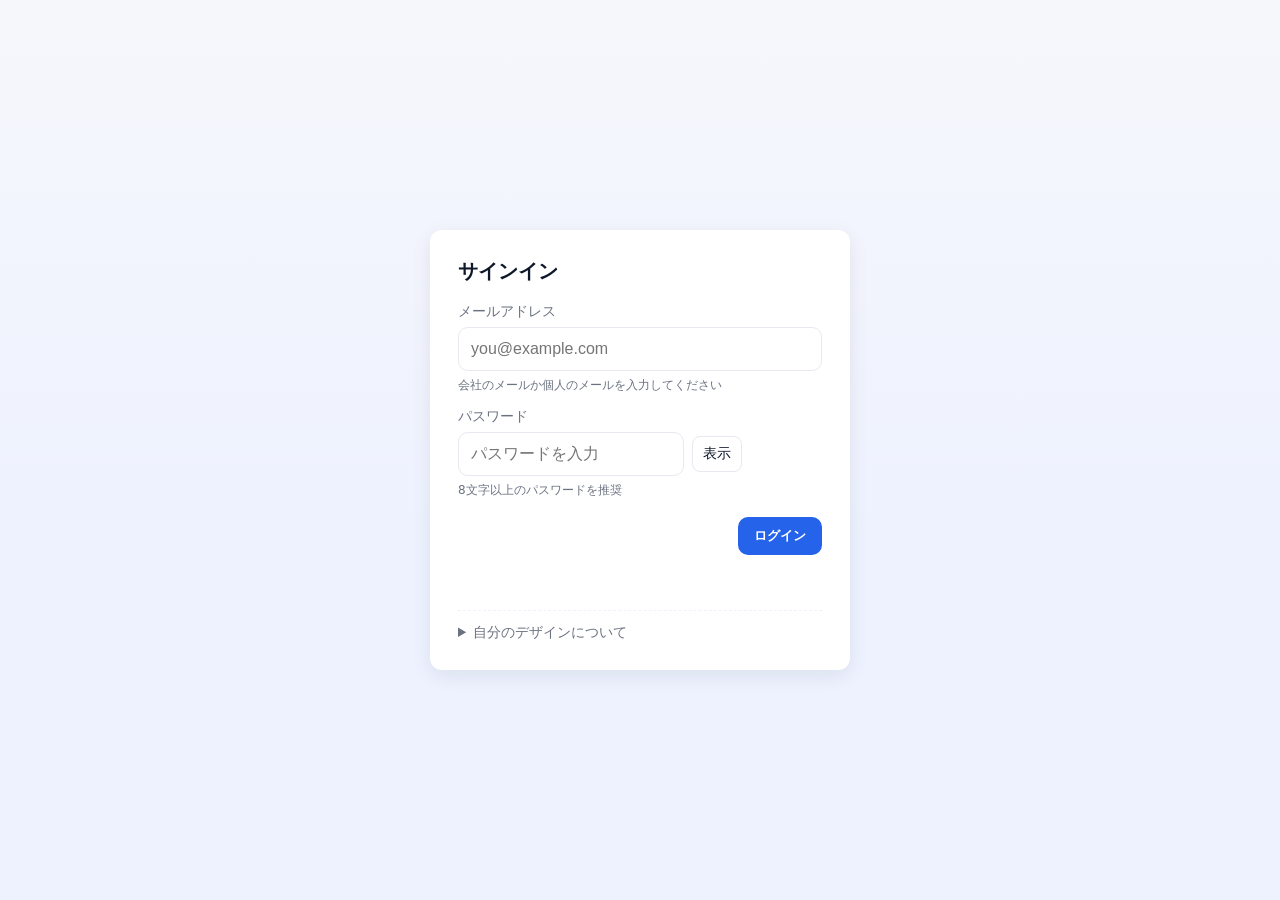
<file: src/login/index.html>
<!DOCTYPE html>
<html lang="ja">
<head>
  <meta charset="utf-8" />
  <meta name="viewport" content="width=device-width,initial-scale=1" />
  <title>ログイン</title>
  <link rel="stylesheet" href="styles.css" />
</head>
<body>
  <main class="page">
    <section class="card" aria-labelledby="login-title">
      <h1 id="login-title" class="title">サインイン</h1>

      <form id="loginForm" class="form" novalidate>
        <label class="field">
          <span class="label-text">メールアドレス</span>
          <input id="email" name="email" type="email" autocomplete="email" required
                 placeholder="you@example.com" aria-describedby="emailHelp" />
          <small id="emailHelp" class="hint">会社のメールか個人のメールを入力してください</small>
        </label>

        <label class="field">
          <span class="label-text">パスワード</span>
          <div class="password-wrap">
            <input id="password" name="password" type="password" autocomplete="current-password" required
                   placeholder="パスワードを入力" aria-describedby="pwdHelp" minlength="8" />
            <button type="button" id="togglePwd" class="toggle-btn" aria-pressed="false" aria-label="パスワード表示切替">表示</button>
          </div>
          <small id="pwdHelp" class="hint">8文字以上のパスワードを推奨</small>
        </label>

        <div class="actions">
          <button class="btn primary" type="submit">ログイン</button>
        </div>

        <div id="formMessage" class="form-message" role="status" aria-live="polite"></div>
      </form>

      <details class="about" aria-label="デザインについて">
        <summary>自分のデザインについて</summary>
        <p>
          シンプルでアクセシブルな設計を意識しました。ラベルとヒントを明確にし、キーボード操作やスクリーンリーダーに対応しています。
          カード中央寄せ、可読性の高い配色、モバイルでの入力しやすさを優先しています。
        </p>
      </details>
    </section>
  </main>

  <script>
    (function () {
      const form = document.getElementById('loginForm');
      const email = document.getElementById('email');
      const password = document.getElementById('password');
      const msg = document.getElementById('formMessage');
      const toggle = document.getElementById('togglePwd');

      toggle.addEventListener('click', () => {
        const isPwd = password.type === 'password';
        password.type = isPwd ? 'text' : 'password';
        toggle.textContent = isPwd ? '非表示' : '表示';
        toggle.setAttribute('aria-pressed', String(!isPwd));
      });

      form.addEventListener('submit', (e) => {
        e.preventDefault();
        msg.textContent = '';
        if (!email.checkValidity()) {
          msg.textContent = 'メールアドレスの形式が正しくありません。';
          email.focus();
          return;
        }
        if (!password.checkValidity()) {
          msg.textContent = 'パスワードは8文字以上で入力してください。';
          password.focus();
          return;
        }
        // TODO: 実際の送信処理（Fetchなど）をここに追加
        msg.textContent = '送信処理を実行します（ダミー）';
      });
    })();
  </script>
</body>
</html>
</file>
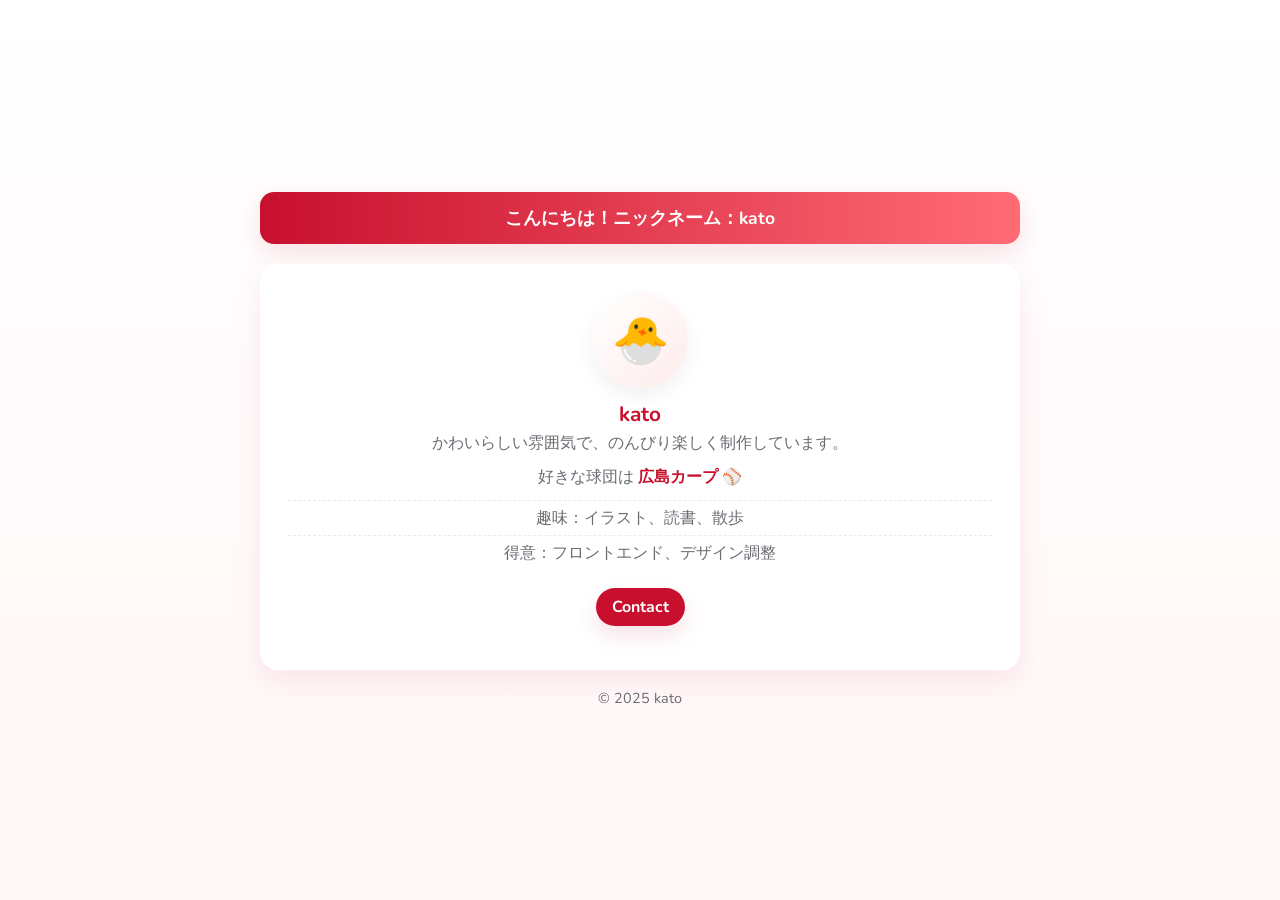
<file: index2.html>
<!doctype html>
<html lang="ja">
<head>
  <meta charset="utf-8" />
  <meta name="viewport" content="width=device-width,initial-scale=1" />
  <title>kato の自己紹介</title>
  <link href="https://fonts.googleapis.com/css2?family=Nunito:wght@300;600&display=swap" rel="stylesheet">
  <style>
    :root{
      --bg:#fff;
      --carp-red:#c8102e;
      --soft-red:#ff6b75;
      --muted:#6b6b73;
      --radius:18px;
      --shadow: 0 12px 30px rgba(200,16,46,0.08);
    }
    *{box-sizing:border-box}
    body{
      margin:0;
      font-family:"Nunito",system-ui,-apple-system,"Segoe UI",Roboto,"Hiragino Kaku Gothic ProN",Meiryo;
      background:linear-gradient(180deg,#fff 0%,#fff6f7 100%);
      color:#222;
      min-height:100vh;
      display:flex;
      align-items:center;
      justify-content:center;
      padding:32px;
    }
    .wrap{width:100%;max-width:760px}
    header{
      background:linear-gradient(90deg,var(--carp-red),var(--soft-red));
      color:#fff;
      padding:14px 18px;
      border-radius:14px;
      box-shadow:0 8px 24px rgba(200,16,46,0.12);
      margin-bottom:20px;
      text-align:center;
    }
    header .title{margin:0;font-weight:700;font-size:1.1rem}
    .card{
      background:#fff;
      border-radius:var(--radius);
      padding:28px;
      box-shadow:var(--shadow);
      text-align:center;
    }
    .avatar{
      width:96px;height:96px;margin:0 auto 12px;font-size:46px;display:flex;align-items:center;justify-content:center;
      border-radius:50%;background:linear-gradient(135deg,#fff,#ffecec);box-shadow:0 8px 20px rgba(0,0,0,0.06)
    }
    .name{font-size:1.3rem;margin:6px 0 4px;font-weight:700;color:var(--carp-red)}
    .bio{margin:0 0 12px;color:var(--muted)}
    .team{color:var(--carp-red);font-weight:700}
    .info{list-style:none;padding:0;margin:10px 0 18px;color:var(--muted)}
    .info li{padding:6px 0;border-top:1px dashed #f6e5e6}
    .btn{
      display:inline-block;background:var(--carp-red);color:#fff;padding:8px 16px;border-radius:999px;text-decoration:none;font-weight:700;
      box-shadow:0 10px 22px rgba(200,16,46,0.12);
    }
    footer{margin-top:18px;text-align:center;color:var(--muted);font-size:0.9rem}
  </style>
</head>
<body>
  <div class="wrap">
    <header>
      <div class="title">こんにちは！ニックネーム：kato</div>
    </header>

    <main class="card" role="main">
      <div class="avatar" aria-hidden="true">🐣</div>
      <h1 class="name">kato</h1>
      <p class="bio">かわいらしい雰囲気で、のんびり楽しく制作しています。</p>

      <p class="bio">好きな球団は <span class="team">広島カープ</span> ⚾️</p>

      <ul class="info" aria-label="私について">
        <li>趣味：イラスト、読書、散歩</li>
        <li>得意：フロントエンド、デザイン調整</li>
      </ul>

      <p><a class="btn" href="mailto:example@example.com">Contact</a></p>
    </main>

    <footer>
      &copy; 2025 kato
    </footer>
  </div>
</body>
</html>
</file>
<file: src/login/styles.css>
:root{
  --bg:#f5f7fb;
  --card:#ffffff;
  --primary:#2563eb;
  --primary-contrast:#ffffff;
  --muted:#6b7280;
  --radius:12px;
  --max-width:420px;
  font-family: Inter, ui-sans-serif, system-ui, -apple-system, "Segoe UI", Roboto, "Noto Sans JP", "Hiragino Kaku Gothic ProN", "Yu Gothic", "Meiryo", sans-serif;
  color-scheme: light;
}

*{box-sizing:border-box}
html,body{height:100%}
body{
  margin:0;
  background:linear-gradient(180deg,var(--bg),#eef2ff 60%);
  display:flex;
  align-items:center;
  justify-content:center;
  padding:24px;
  -webkit-font-smoothing:antialiased;
  -moz-osx-font-smoothing:grayscale;
}

.page{width:100%;max-width:var(--max-width)}
.card{
  background:var(--card);
  border-radius:var(--radius);
  padding:28px;
  box-shadow:0 6px 20px rgba(16,24,40,0.08);
  margin:0 auto;
}

.title{
  margin:0 0 18px 0;
  font-size:1.25rem;
  color:#0f172a;
}

.form{display:flex;flex-direction:column;gap:14px}

.field{display:flex;flex-direction:column}
.label-text{font-size:0.875rem;color:var(--muted);margin-bottom:6px}
input[type="email"],
input[type="password"],
input[type="text"]{
  padding:12px 12px;
  border-radius:10px;
  border:1px solid #e6e9ef;
  font-size:1rem;
  outline:none;
  transition:box-shadow .15s, border-color .15s;
}
input:focus{border-color:var(--primary);box-shadow:0 2px 8px rgba(37,99,235,0.12)}

.hint{font-size:0.75rem;color:var(--muted);margin-top:6px}

/* password wrapper with toggle */
.password-wrap{display:flex;gap:8px;align-items:center}
.toggle-btn{
  background:transparent;border:1px solid #e6e9ef;padding:8px 10px;border-radius:8px;font-size:0.85rem;cursor:pointer;color:#0f172a;
}
.toggle-btn:focus{outline:2px solid rgba(37,99,235,0.2)}

.actions{display:flex;justify-content:flex-end;margin-top:4px}
.btn{padding:10px 16px;border-radius:10px;border:none;cursor:pointer;font-weight:600}
.btn.primary{background:var(--primary);color:var(--primary-contrast)}

/* message */
.form-message{margin-top:8px;font-size:0.9rem;color:#b91c1c;min-height:1.2em}

/* about */
.about{margin-top:16px;font-size:0.9rem;color:var(--muted);border-top:1px dashed #eef2ff;padding-top:12px}

/* Responsive tweaks */
@media (max-width:480px){
  .card{padding:20px;border-radius:10px}
  .title{font-size:1.1rem}
  .password-wrap{flex-direction:row}
  .actions{justify-content:stretch}
  .btn.primary{width:100%}
}
</file>
